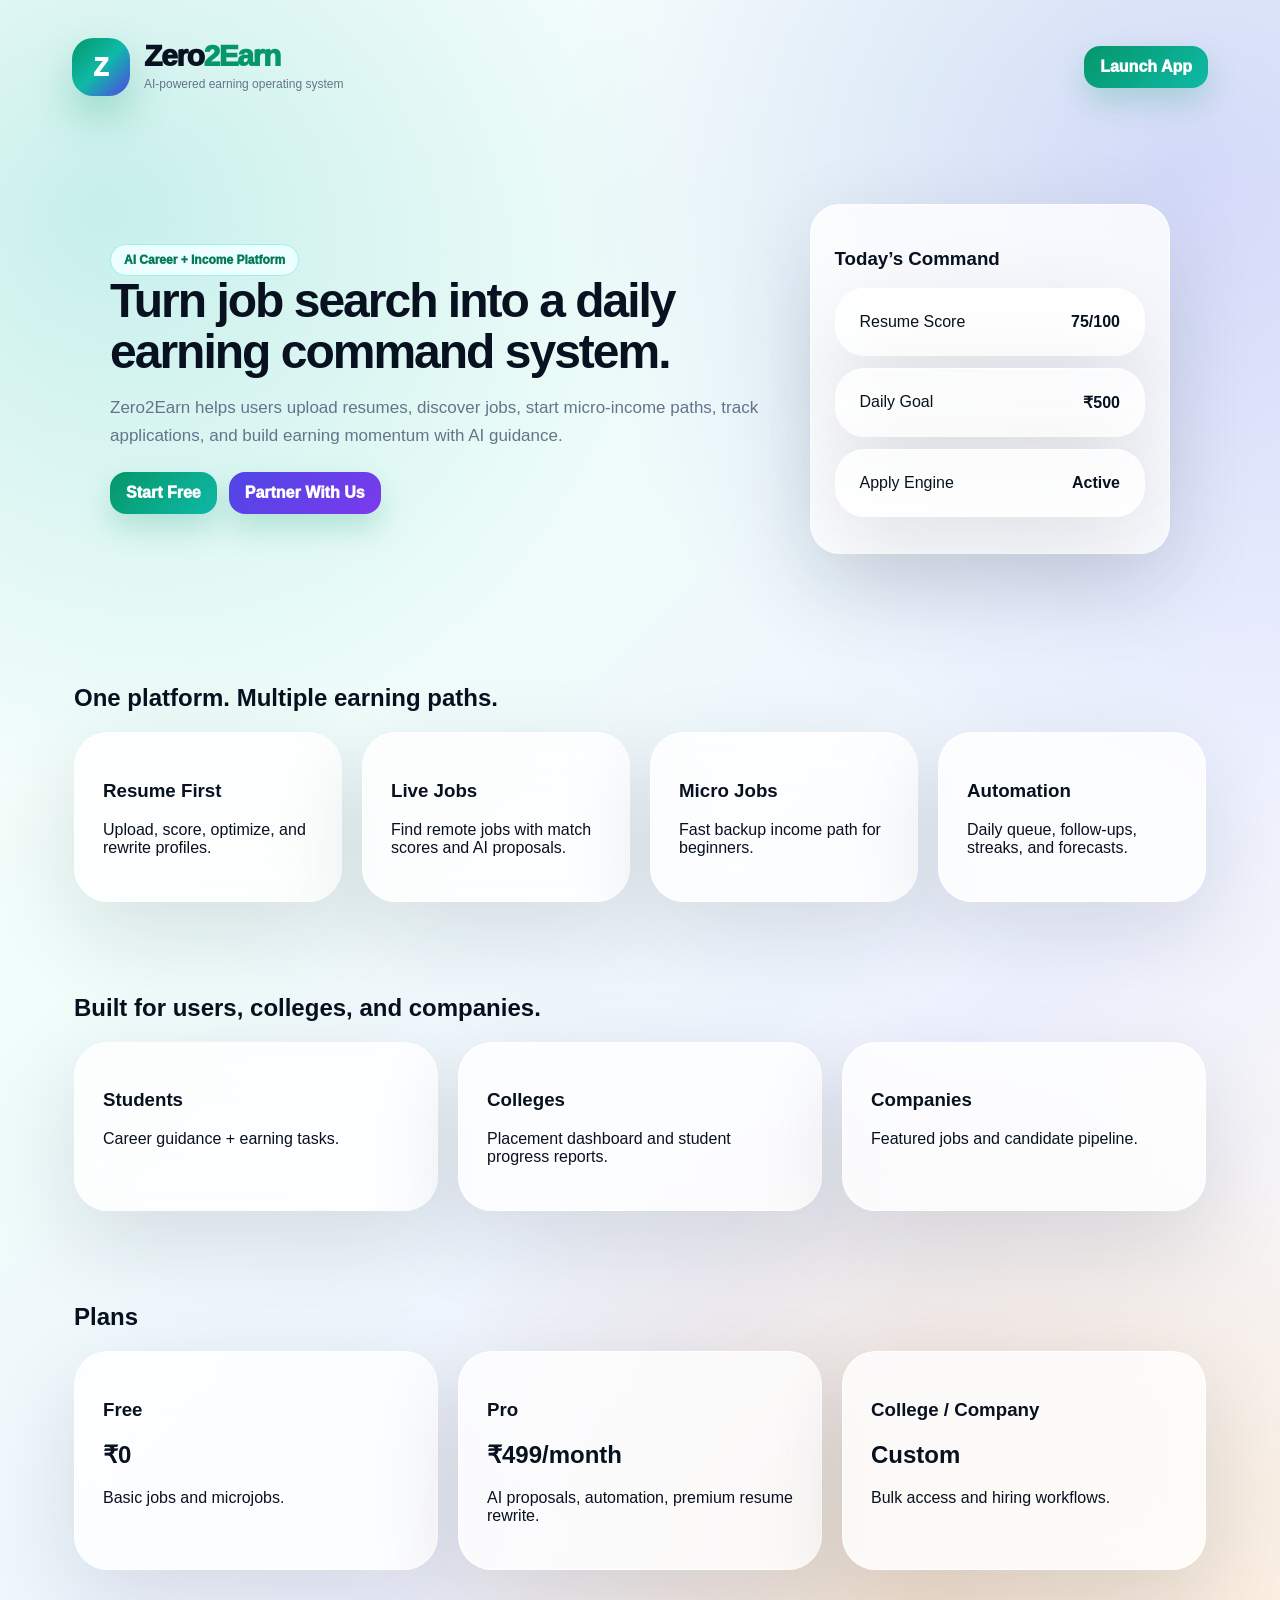
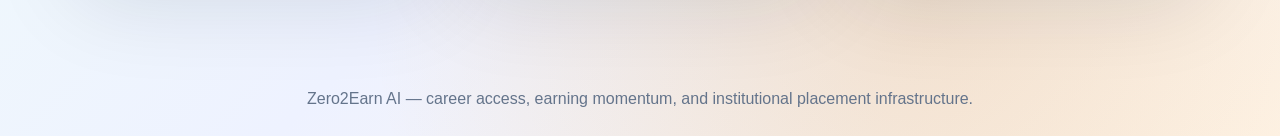
<file: frontend/index.html>
<!DOCTYPE html>
<html>
<head>
  <meta charset="UTF-8">
  <title>Zero2Earn AI</title>
  <meta name="viewport" content="width=device-width, initial-scale=1.0">
  <link rel="stylesheet" href="styles.css">
</head>
<body>

<header class="landing-nav">
  <div class="brand">
    <div class="brand-mark">Z</div>
    <div>
      <div class="logo">Zero<span>2Earn</span></div>
      <div class="tagline">AI-powered earning operating system</div>
    </div>
  </div>
  <a class="nav-cta" href="app.html">Launch App</a>
</header>

<section class="landing-hero">
  <div>
    <span class="kicker">AI Career + Income Platform</span>
    <h1>Turn job search into a daily earning command system.</h1>
    <p>
      Zero2Earn helps users upload resumes, discover jobs, start micro-income paths,
      track applications, and build earning momentum with AI guidance.
    </p>
    <div class="hero-actions">
      <a class="primary-btn" href="app.html">Start Free</a>
      <a class="secondary-btn" href="#partners">Partner With Us</a>
    </div>
  </div>

  <div class="hero-panel">
    <h3>Today’s Command</h3>
    <div class="mini-card">Resume Score <b>75/100</b></div>
    <div class="mini-card">Daily Goal <b>₹500</b></div>
    <div class="mini-card">Apply Engine <b>Active</b></div>
  </div>
</section>

<section class="section">
  <h2>One platform. Multiple earning paths.</h2>
  <div class="grid">
    <div class="card"><h3>Resume First</h3><p>Upload, score, optimize, and rewrite profiles.</p></div>
    <div class="card"><h3>Live Jobs</h3><p>Find remote jobs with match scores and AI proposals.</p></div>
    <div class="card"><h3>Micro Jobs</h3><p>Fast backup income path for beginners.</p></div>
    <div class="card"><h3>Automation</h3><p>Daily queue, follow-ups, streaks, and forecasts.</p></div>
  </div>
</section>

<section class="section" id="partners">
  <h2>Built for users, colleges, and companies.</h2>
  <div class="grid">
    <div class="card"><h3>Students</h3><p>Career guidance + earning tasks.</p></div>
    <div class="card"><h3>Colleges</h3><p>Placement dashboard and student progress reports.</p></div>
    <div class="card"><h3>Companies</h3><p>Featured jobs and candidate pipeline.</p></div>
  </div>
</section>

<section class="section pricing">
  <h2>Plans</h2>
  <div class="grid">
    <div class="card"><h3>Free</h3><h2>₹0</h2><p>Basic jobs and microjobs.</p></div>
    <div class="card featured"><h3>Pro</h3><h2>₹499/month</h2><p>AI proposals, automation, premium resume rewrite.</p></div>
    <div class="card"><h3>College / Company</h3><h2>Custom</h2><p>Bulk access and hiring workflows.</p></div>
  </div>
</section>

<footer>
  Zero2Earn AI — career access, earning momentum, and institutional placement infrastructure.
</footer>

</body>
</html>
</file>
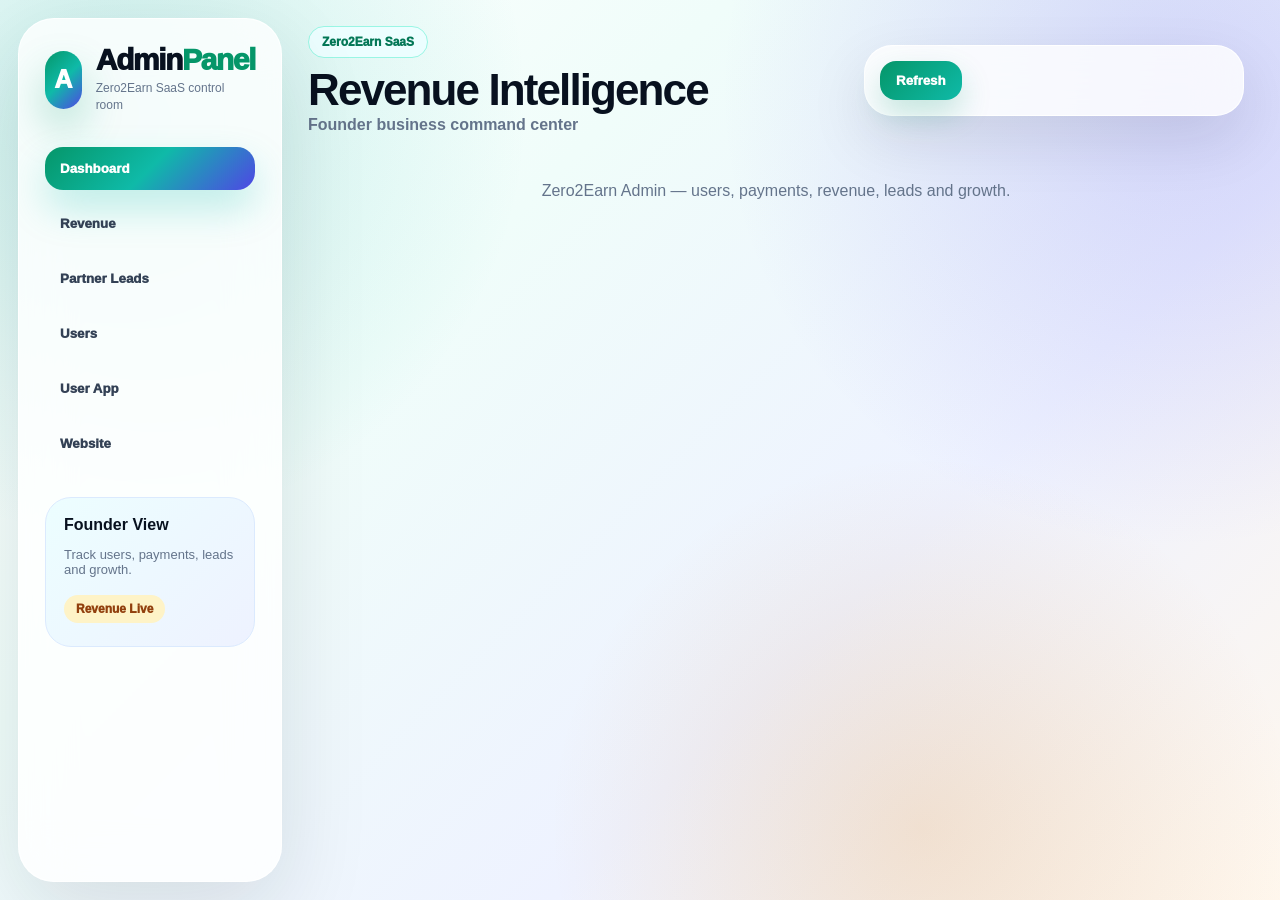
<file: frontend/admin.html>
<!DOCTYPE html>
<html>
<head>
<meta charset="UTF-8">
<title>Zero2Earn Admin</title>
<meta name="viewport" content="width=device-width, initial-scale=1.0">
<link rel="stylesheet" href="./styles.css">
</head>
<body>

<div class="app">
  <aside class="sidebar">
    <div class="brand">
      <div class="brand-mark">A</div>
      <div>
        <div class="logo">Admin<span>Panel</span></div>
        <div class="tagline">Zero2Earn SaaS control room</div>
      </div>
    </div>

    <div class="nav">
      <button onclick="loadAdmin()" class="active">Dashboard</button>
      <button onclick="loadRevenue()">Revenue</button>
      <button onclick="loadLeads()">Partner Leads</button>
      <button onclick="loadUsers()">Users</button>
      <button onclick="window.location.href='app.html'">User App</button>
      <button onclick="window.location.href='index.html'">Website</button>
    </div>

    <div class="sidebar-panel">
      <b>Founder View</b>
      <p class="small muted">Track users, payments, leads and growth.</p>
      <span class="badge gold">Revenue Live</span>
    </div>
  </aside>

  <main class="main">
    <div class="topbar">
      <div class="title">
        <span class="kicker">Zero2Earn SaaS</span>
        <h1 id="pageTitle">Admin Dashboard</h1>
        <p id="pageSub">Business command center</p>
      </div>

      <div class="auth-card">
        <button onclick="loadAdmin()">Refresh</button>
      </div>
    </div>

    <div id="content"></div>

    <footer>Zero2Earn Admin — users, payments, revenue, leads and growth.</footer>
  </main>
</div>

<script>
const API = "https://zero2earn.onrender.com";

function setContent(html){
  document.getElementById("content").innerHTML = html;
}

async function getJSON(path){
  const res = await fetch(API + path);
  return await res.json();
}

async function loadAdmin(){
  document.getElementById("pageTitle").innerText = "Revenue Intelligence";
  document.getElementById("pageSub").innerText = "Founder business command center";

  const d = await getJSON("/api/admin/stats");

  setContent(`
    <section class="card hero">
      <div class="hero-content">
        <h2>Zero2Earn Growth Cockpit</h2>
        <p>Monitor users, Pro conversion, payments, applications and partner pipeline.</p>
        <span class="badge">Founder dashboard</span>
        <span class="badge blue">SaaS metrics</span>
        <span class="badge gold">Revenue live</span>
      </div>
    </section>

    <div class="grid">
      <div class="metric"><h2>${d.total_users}</h2><p>Total users</p></div>
      <div class="metric"><h2>${d.pro_users}</h2><p>Pro users</p></div>
      <div class="metric"><h2>Rs.${d.mrr}</h2><p>MRR</p></div>
      <div class="metric"><h2>Rs.${d.arpu}</h2><p>ARPU</p></div>
      <div class="metric"><h2>${d.conversion_rate}%</h2><p>Free → Pro</p></div>
      <div class="metric"><h2>${d.partner_leads}</h2><p>Partner leads</p></div>
    </div>

    <div class="card">
      <h2>Founder Actions</h2>
      <div class="item">1. Push 50 beta users through Resume First.</div>
      <div class="item">2. Convert serious users to Pro at Rs.499/month.</div>
      <div class="item">3. Contact colleges and companies from Partner Leads.</div>
      <div class="item">4. Improve jobs matching based on resume keywords.</div>
    </div>
  `);
}

async function loadRevenue(){
  document.getElementById("pageTitle").innerText = "Revenue";
  document.getElementById("pageSub").innerText = "Payments and Pro unlocks";

  const d = await getJSON("/api/admin/payments");

  let html = `
    <section class="card hero">
      <div class="hero-content">
        <h2>Payment Ledger</h2>
        <p>Track Razorpay orders, paid users and revenue movement.</p>
      </div>
    </section>

    <div class="card">
      <h2>Payments</h2>
  `;

  if(!d.items || d.items.length === 0){
    html += `<p class="muted">No payments yet.</p>`;
  } else {
    d.items.forEach(p => {
      html += `
        <div class="item">
          <h3>Rs.${p.amount_rupees}</h3>
          <span class="badge">${p.status}</span>
          <span class="badge blue">User ${p.user_id}</span>
          <p class="muted">${p.razorpay_order_id || ""}</p>
          <p class="muted">${p.razorpay_payment_id || ""}</p>
        </div>
      `;
    });
  }

  html += `</div>`;
  setContent(html);
}

async function loadLeads(){
  document.getElementById("pageTitle").innerText = "Partner Leads";
  document.getElementById("pageSub").innerText = "College/company interest pipeline";

  const d = await getJSON("/api/admin/leads");

  let html = `
    <section class="card hero">
      <div class="hero-content">
        <h2>Partner Lead Pipeline</h2>
        <p>Colleges, companies and training partners who showed interest.</p>
      </div>
    </section>

    <div class="card">
      <h2>Leads</h2>
  `;

  if(!d.items || d.items.length === 0){
    html += `<p class="muted">No leads yet.</p>`;
  } else {
    d.items.forEach(l => {
      html += `
        <div class="item">
          <h3>${l.name}</h3>
          <p>${l.email}</p>
          <span class="badge">${l.organization}</span>
          <span class="badge blue">${l.lead_type}</span>
          <p class="muted">${l.created_at}</p>
        </div>
      `;
    });
  }

  html += `</div>`;
  setContent(html);
}

async function loadUsers(){
  document.getElementById("pageTitle").innerText = "Users";
  document.getElementById("pageSub").innerText = "Registered user base";

  const d = await getJSON("/api/admin/users");

  let html = `
    <section class="card hero">
      <div class="hero-content">
        <h2>User Base</h2>
        <p>People using Zero2Earn and their earning tracks.</p>
      </div>
    </section>

    <div class="card">
      <h2>Users</h2>
  `;

  if(!d.items || d.items.length === 0){
    html += `<p class="muted">No users found.</p>`;
  } else {
    d.items.forEach(u => {
      html += `
        <div class="item">
          <h3>${u.name || "User"}</h3>
          <p>${u.email || ""}</p>
          <span class="badge">ID: ${u.id}</span>
          <span class="badge blue">${u.track || "No track"}</span>
          <span class="badge gold">${u.plan || "free"}</span>
        </div>
      `;
    });
  }

  html += `</div>`;
  setContent(html);
}

loadAdmin();
</script>
</body>
</html>
</file>
<file: frontend/styles.css>
*{box-sizing:border-box}

:root{
  --ink:#08111f;
  --muted:#64748b;
  --paper:#ffffff;
  --line:#e2e8f0;
  --emerald:#059669;
  --teal:#0fbaa8;
  --indigo:#4f46e5;
  --violet:#7c3aed;
  --amber:#d97706;
  --glass:rgba(255,255,255,.80);
  --shadow:0 30px 90px rgba(15,23,42,.12);
}

body{
  margin:0;
  font-family:Inter,Segoe UI,Arial,sans-serif;
  color:var(--ink);
  background:
    radial-gradient(circle at 8% 12%,rgba(15,186,168,.22),transparent 30%),
    radial-gradient(circle at 92% 10%,rgba(79,70,229,.18),transparent 32%),
    radial-gradient(circle at 72% 92%,rgba(217,119,6,.16),transparent 30%),
    linear-gradient(135deg,#ffffff,#f0fdfa,#eef2ff,#fff7ed);
  min-height:100vh;
}

a{text-decoration:none}

button,.primary-btn,.secondary-btn,.nav-cta{
  border:0;
  padding:12px 16px;
  border-radius:16px;
  color:white;
  background:linear-gradient(135deg,var(--emerald),var(--teal));
  font-weight:950;
  cursor:pointer;
  box-shadow:0 14px 30px rgba(5,150,105,.22);
  display:inline-block;
}

button.secondary,.secondary-btn{
  background:linear-gradient(135deg,var(--indigo),var(--violet));
}

button.soft{
  background:#eef2ff;
  color:var(--indigo);
  box-shadow:none;
}

input,textarea{
  padding:12px 14px;
  border-radius:16px;
  border:1px solid #cbd5e1;
  background:#fff;
  color:var(--ink);
  margin:5px;
  outline:none;
  font-family:inherit;
}

textarea{width:100%;min-height:230px;resize:vertical}

input:focus,textarea:focus{
  border-color:var(--teal);
  box-shadow:0 0 0 5px rgba(15,186,168,.13);
}

.brand{
  display:flex;
  gap:14px;
  align-items:center;
}

.brand-mark{
  width:58px;
  height:58px;
  border-radius:21px;
  background:linear-gradient(135deg,var(--emerald),var(--teal),var(--indigo));
  color:white;
  display:flex;
  align-items:center;
  justify-content:center;
  font-weight:950;
  font-size:25px;
  box-shadow:0 20px 42px rgba(5,150,105,.28);
}

.logo{
  font-size:30px;
  font-weight:950;
  letter-spacing:-1.4px;
  line-height:1;
}

.logo span{color:var(--emerald)}

.tagline{
  color:var(--muted);
  font-size:12px;
  line-height:1.45;
  margin-top:5px;
}

.card{
  background:var(--glass);
  border:1px solid rgba(255,255,255,.95);
  border-radius:34px;
  padding:28px;
  margin-bottom:22px;
  box-shadow:var(--shadow);
  backdrop-filter:blur(24px);
}

.hero{
  position:relative;
  overflow:hidden;
  min-height:245px;
  background:
    radial-gradient(circle at 86% 20%,rgba(79,70,229,.20),transparent 30%),
    radial-gradient(circle at 14% 18%,rgba(15,186,168,.22),transparent 30%),
    linear-gradient(135deg,#ffffff,#ecfeff,#eef2ff);
}

.hero-content{position:relative;z-index:2;max-width:830px}

.hero h2,.landing-hero h1{
  margin:0 0 10px;
  font-size:48px;
  letter-spacing:-2px;
  line-height:1.05;
}

.hero p,.landing-hero p{
  color:var(--muted);
  line-height:1.65;
  font-size:17px;
}

.grid{
  display:grid;
  grid-template-columns:repeat(auto-fit,minmax(235px,1fr));
  gap:20px;
}

.metric{
  position:relative;
  overflow:hidden;
  padding:24px;
  border-radius:30px;
  background:linear-gradient(135deg,#ffffff,#f8fafc);
  border:1px solid var(--line);
  box-shadow:0 18px 44px rgba(15,23,42,.08);
}

.metric h2{
  margin:0;
  font-size:38px;
  color:var(--emerald);
}

.metric p{
  margin:7px 0 0;
  color:var(--muted);
  font-weight:850;
}

.item,.job-card{
  border-radius:28px;
  padding:21px;
  margin:14px 0;
  background:#fff;
  border:1px solid var(--line);
  box-shadow:0 15px 38px rgba(15,23,42,.06);
}

.badge{
  display:inline-flex;
  padding:7px 12px;
  border-radius:999px;
  background:#dcfce7;
  color:#166534;
  font-size:12px;
  font-weight:950;
  margin:5px 5px 5px 0;
}

.badge.red{background:#fee2e2;color:#991b1b}
.badge.blue{background:#dbeafe;color:#1d4ed8}
.badge.gold{background:#fef3c7;color:#92400e}
.badge.purple{background:#ede9fe;color:#5b21b6}

.row{display:flex;gap:10px;flex-wrap:wrap;align-items:center}
.muted{color:var(--muted)}
.small{font-size:13px}
.hidden{display:none}

/* Landing */
.landing-nav{
  max-width:1180px;
  margin:20px auto;
  padding:18px 22px;
  display:flex;
  align-items:center;
  justify-content:space-between;
}

.landing-hero{
  max-width:1180px;
  margin:30px auto;
  padding:60px;
  display:grid;
  grid-template-columns:1.3fr .7fr;
  gap:30px;
  align-items:center;
}

.kicker{
  display:inline-flex;
  padding:8px 13px;
  border-radius:999px;
  background:#ecfeff;
  color:#047857;
  border:1px solid #99f6e4;
  font-size:12px;
  font-weight:950;
}

.hero-actions{display:flex;gap:12px;flex-wrap:wrap;margin-top:22px}

.hero-panel,.mini-card{
  background:var(--glass);
  border:1px solid rgba(255,255,255,.95);
  box-shadow:var(--shadow);
  border-radius:30px;
  padding:24px;
}

.mini-card{
  margin:12px 0;
  display:flex;
  justify-content:space-between;
}

/* App */
.app{
  display:grid;
  grid-template-columns:300px 1fr;
  min-height:100vh;
}

.sidebar{
  margin:18px;
  padding:26px;
  border-radius:36px;
  background:var(--glass);
  border:1px solid rgba(255,255,255,.9);
  box-shadow:var(--shadow);
  backdrop-filter:blur(26px);
  position:sticky;
  top:18px;
  height:calc(100vh - 36px);
  overflow:auto;
}

.nav{margin-top:26px}

.nav button{
  width:100%;
  margin:6px 0;
  padding:14px 15px;
  border-radius:18px;
  background:transparent;
  color:#334155;
  text-align:left;
  box-shadow:none;
}

.nav button:hover{
  background:#f1f5f9;
  color:#111827;
}

.nav button.active{
  color:white;
  background:linear-gradient(135deg,var(--emerald),var(--teal),var(--indigo));
  box-shadow:0 18px 38px rgba(15,186,168,.25);
}

.sidebar-panel{
  margin-top:26px;
  padding:18px;
  border-radius:26px;
  background:linear-gradient(135deg,#ecfeff,#eef2ff);
  border:1px solid #dbeafe;
}

.main{padding:26px 36px 50px 8px}

.topbar{
  min-height:94px;
  display:flex;
  align-items:center;
  justify-content:space-between;
  gap:22px;
  margin-bottom:20px;
}

.title h1{
  margin:10px 0 4px;
  font-size:44px;
  line-height:1;
  letter-spacing:-1.9px;
}

.title p{margin:0;color:var(--muted);font-weight:650}

.auth-card{
  min-width:380px;
  padding:15px;
  border-radius:28px;
  background:var(--glass);
  border:1px solid rgba(255,255,255,.95);
  box-shadow:0 24px 60px rgba(15,23,42,.10);
  backdrop-filter:blur(24px);
}

.auth-card.hidden{display:none}

.job-card{
  display:grid;
  grid-template-columns:1fr auto;
  gap:16px;
  align-items:center;
}

.job-title{
  font-size:21px;
  font-weight:950;
}

.job-company{
  color:var(--muted);
  margin:6px 0 10px;
  font-weight:700;
}

.progress{
  width:100%;
  height:18px;
  border-radius:999px;
  overflow:hidden;
  background:#e2e8f0;
  margin:13px 0;
}

.progress-inner{
  height:100%;
  background:linear-gradient(90deg,#ef4444,#f59e0b,#22c55e);
}

.resume-score{
  display:flex;
  align-items:center;
  justify-content:center;
  width:160px;
  height:160px;
  border-radius:50%;
  margin:auto;
  background:radial-gradient(circle,#ffffff 56%,transparent 58%), conic-gradient(var(--emerald) 0deg,var(--teal) 270deg,#e2e8f0 270deg);
  color:var(--emerald);
  font-size:34px;
  font-weight:950;
}

.resume-headline{
  color:#047857;
  font-size:27px;
  line-height:1.2;
  font-weight:950;
}

.command-grid{
  display:grid;
  grid-template-columns:1.25fr .75fr;
  gap:20px;
}

.timeline{position:relative;padding-left:28px}
.timeline:before{
  content:"";
  position:absolute;
  left:8px;top:8px;bottom:8px;width:3px;
  background:linear-gradient(var(--emerald),var(--indigo));
}
.step{
  position:relative;
  padding:16px 18px;
  margin:13px 0;
  border-radius:22px;
  background:#fff;
  border:1px solid var(--line);
}
.step:before{
  content:"";
  position:absolute;
  left:-25px;top:22px;
  width:13px;height:13px;border-radius:50%;
  background:var(--emerald);
}

.automation-panel{
  display:grid;
  grid-template-columns:repeat(auto-fit,minmax(250px,1fr));
  gap:18px;
}

.signal{
  border-radius:28px;
  padding:22px;
  background:#fff;
  border:1px solid var(--line);
  box-shadow:0 14px 34px rgba(15,23,42,.06);
}

.signal-number{
  font-size:34px;
  font-weight:950;
  color:var(--indigo);
}

.scorebar{
  height:13px;
  background:#e2e8f0;
  border-radius:999px;
  overflow:hidden;
  margin-top:10px;
}

.scorebar div{
  height:100%;
  background:linear-gradient(90deg,var(--emerald),var(--teal),var(--indigo));
}

.section{
  max-width:1180px;
  margin:70px auto;
  padding:0 24px;
}

footer{
  padding:28px;
  text-align:center;
  color:var(--muted);
}

@media(max-width:1050px){
  .app,.landing-hero{display:block}
  .sidebar{position:relative;height:auto;margin:12px}
  .main{padding:14px}
  .topbar{display:block}
  .auth-card{min-width:auto;margin-top:14px}
  .job-card,.command-grid{grid-template-columns:1fr}
  .landing-nav{display:block}
}
</file>
